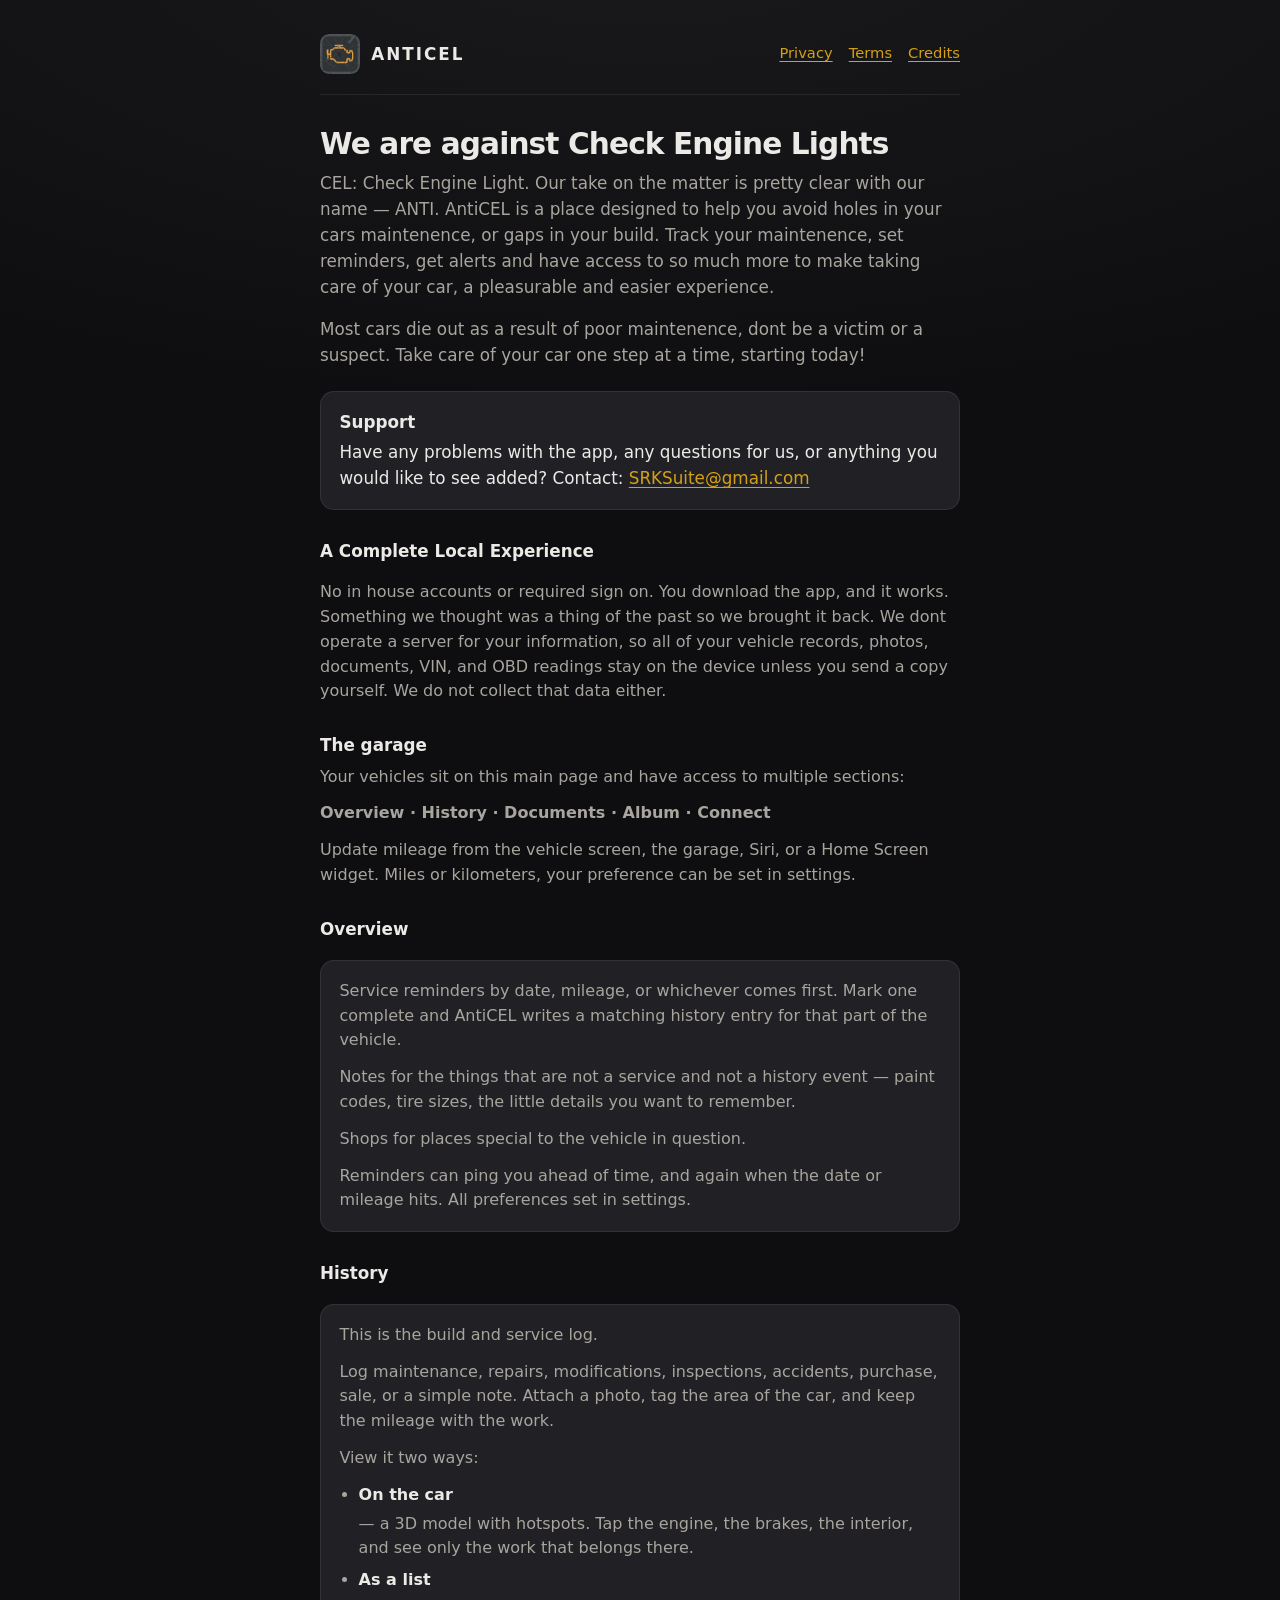
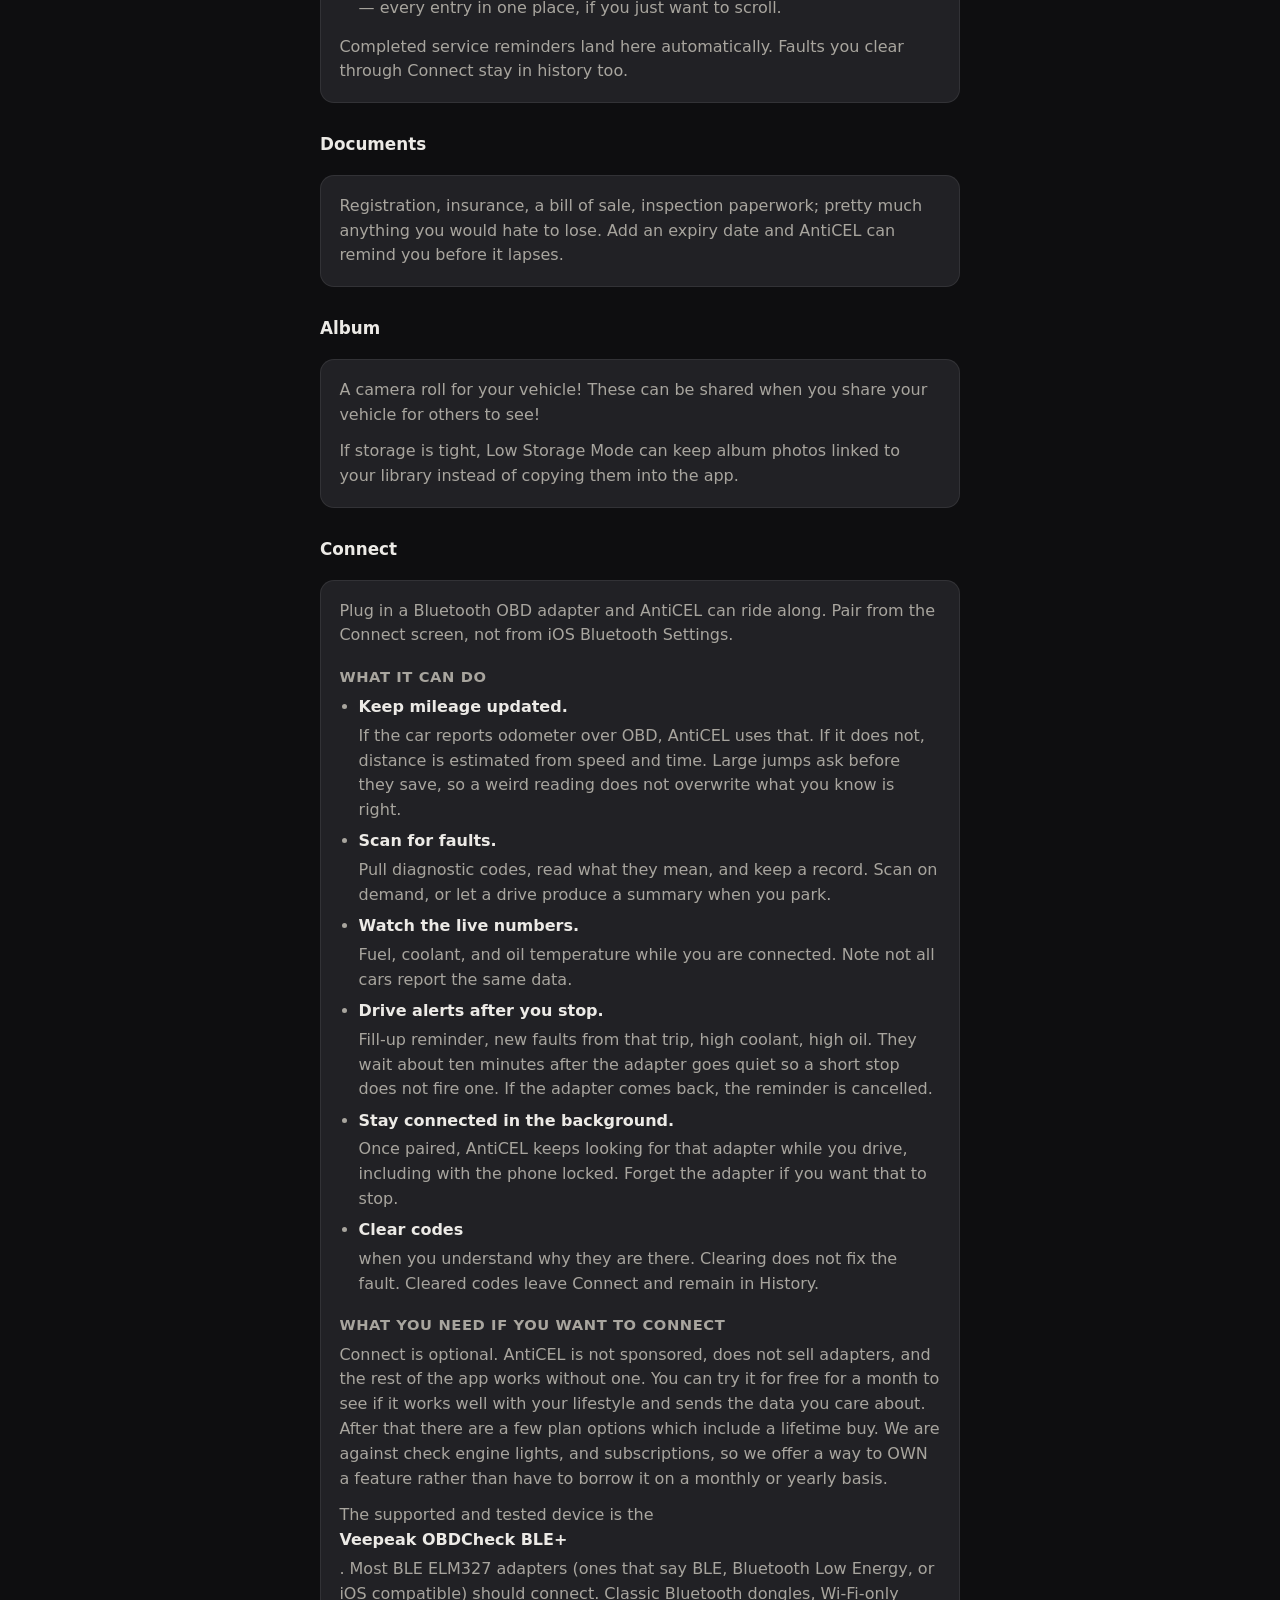
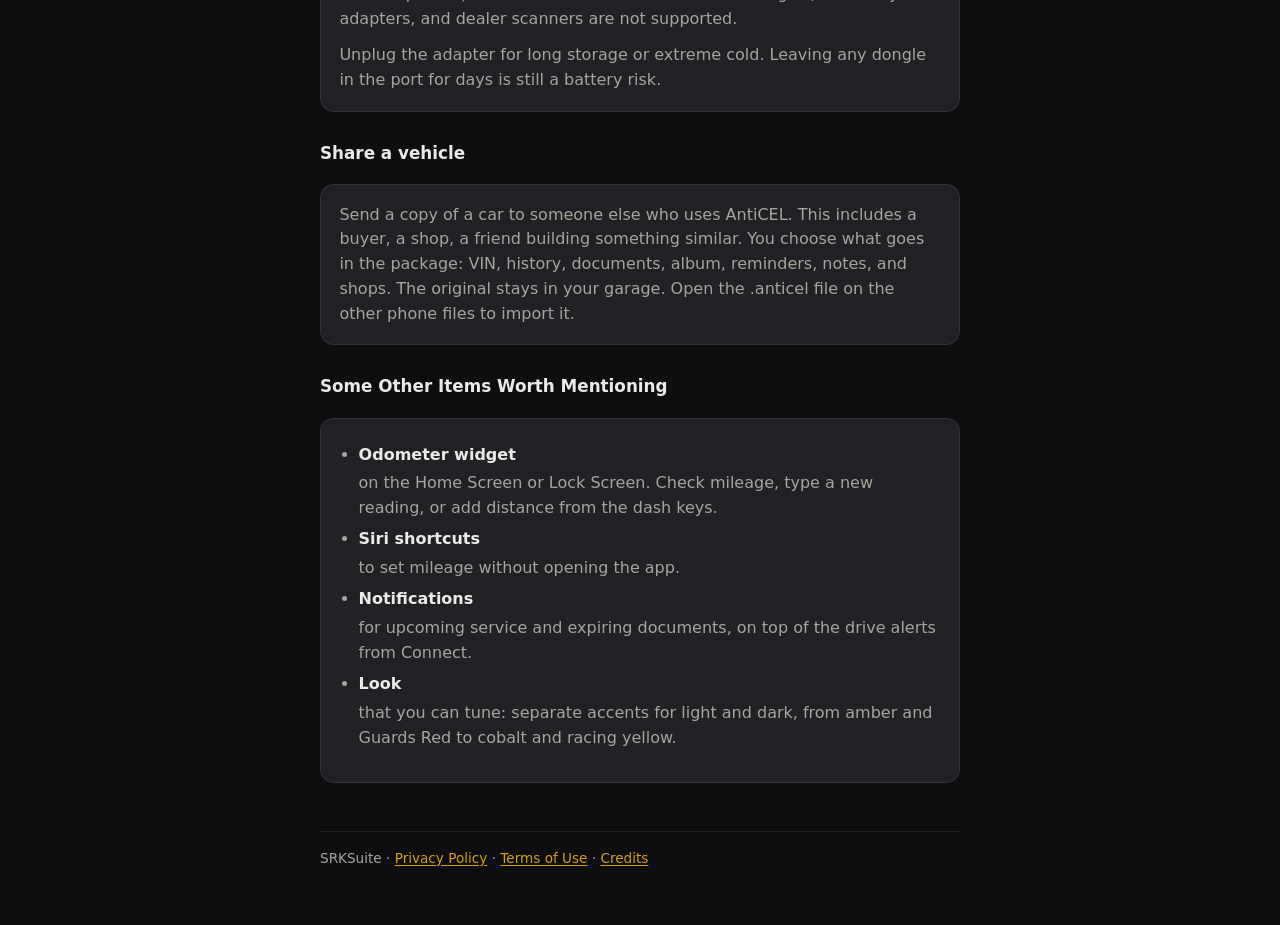
<file: docs/index.html>
<!DOCTYPE html>
<html lang="en">
<head>
  <meta charset="utf-8">
  <meta name="viewport" content="width=device-width, initial-scale=1">
  <title>AntiCEL</title>
  <meta name="description" content="We are against Check Engine Lights. AntiCEL helps you track vehicle maintenance, builds, documents, and optional OBD — on your device.">
  <link rel="icon" href="app-icon.png">
  <link rel="stylesheet" href="styles.css">
</head>
<body>
  <div class="wrap">
    <header class="site">
      <a class="brand" href="index.html">
        <img src="app-icon.png" alt="">
        <strong>AntiCEL</strong>
      </a>
      <nav>
        <a href="privacy.html">Privacy</a>
        <a href="terms.html">Terms</a>
        <a href="credits.html">Credits</a>
      </nav>
    </header>

    <h1>We are against Check Engine Lights</h1>
    <p class="lede">CEL: Check Engine Light. Our take on the matter is pretty clear with our name — ANTI. AntiCEL is a place designed to help you avoid holes in your cars maintenence, or gaps in your build. Track your maintenence, set reminders, get alerts and have access to so much more to make taking care of your car, a pleasurable and easier experience.</p>
    <p class="lede">Most cars die out as a result of poor maintenence, dont be a victim or a suspect. Take care of your car one step at a time, starting today!</p>

    <div class="panel contact">
      <strong>Support</strong>
      Have any problems with the app, any questions for us, or anything you would like to see added? Contact: <a href="mailto:SRKSuite@gmail.com">SRKSuite@gmail.com</a>
    </div>

    <h2>A Complete Local Experience</h2>
    <p class="muted">No in house accounts or required sign on. You download the app, and it works. Something we thought was a thing of the past so we brought it back. We dont operate a server for your information, so all of your vehicle records, photos, documents, VIN, and OBD readings stay on the device unless you send a copy yourself. We do not collect that data either.</p>

    <div class="feature">
      <h2>The garage</h2>
      <p>Your vehicles sit on this main page and have access to multiple sections:</p>
      <p class="sections">Overview · History · Documents · Album · Connect</p>
      <p>Update mileage from the vehicle screen, the garage, Siri, or a Home Screen widget. Miles or kilometers, your preference can be set in settings.</p>

      <h2>Overview</h2>
      <div class="panel">
        <p>Service reminders by date, mileage, or whichever comes first. Mark one complete and AntiCEL writes a matching history entry for that part of the vehicle.</p>
        <p>Notes for the things that are not a service and not a history event — paint codes, tire sizes, the little details you want to remember.</p>
        <p>Shops for places special to the vehicle in question.</p>
        <p>Reminders can ping you ahead of time, and again when the date or mileage hits. All preferences set in settings.</p>
      </div>

      <h2>History</h2>
      <div class="panel">
        <p>This is the build and service log.</p>
        <p>Log maintenance, repairs, modifications, inspections, accidents, purchase, sale, or a simple note. Attach a photo, tag the area of the car, and keep the mileage with the work.</p>
        <p>View it two ways:</p>
        <ul>
          <li><strong>On the car</strong> — a 3D model with hotspots. Tap the engine, the brakes, the interior, and see only the work that belongs there.</li>
          <li><strong>As a list</strong> — every entry in one place, if you just want to scroll.</li>
        </ul>
        <p>Completed service reminders land here automatically. Faults you clear through Connect stay in history too.</p>
      </div>

      <h2>Documents</h2>
      <div class="panel">
        <p>Registration, insurance, a bill of sale, inspection paperwork; pretty much anything you would hate to lose. Add an expiry date and AntiCEL can remind you before it lapses.</p>
      </div>

      <h2>Album</h2>
      <div class="panel">
        <p>A camera roll for your vehicle! These can be shared when you share your vehicle for others to see!</p>
        <p>If storage is tight, Low Storage Mode can keep album photos linked to your library instead of copying them into the app.</p>
      </div>

      <h2>Connect</h2>
      <div class="panel">
        <p>Plug in a Bluetooth OBD adapter and AntiCEL can ride along. Pair from the Connect screen, not from iOS Bluetooth Settings.</p>
        <h3>What it can do</h3>
        <ul>
          <li><strong>Keep mileage updated.</strong> If the car reports odometer over OBD, AntiCEL uses that. If it does not, distance is estimated from speed and time. Large jumps ask before they save, so a weird reading does not overwrite what you know is right.</li>
          <li><strong>Scan for faults.</strong> Pull diagnostic codes, read what they mean, and keep a record. Scan on demand, or let a drive produce a summary when you park.</li>
          <li><strong>Watch the live numbers.</strong> Fuel, coolant, and oil temperature while you are connected. Note not all cars report the same data.</li>
          <li><strong>Drive alerts after you stop.</strong> Fill-up reminder, new faults from that trip, high coolant, high oil. They wait about ten minutes after the adapter goes quiet so a short stop does not fire one. If the adapter comes back, the reminder is cancelled.</li>
          <li><strong>Stay connected in the background.</strong> Once paired, AntiCEL keeps looking for that adapter while you drive, including with the phone locked. Forget the adapter if you want that to stop.</li>
          <li><strong>Clear codes</strong> when you understand why they are there. Clearing does not fix the fault. Cleared codes leave Connect and remain in History.</li>
        </ul>
        <h3>What you need if you want to connect</h3>
        <p>Connect is optional. AntiCEL is not sponsored, does not sell adapters, and the rest of the app works without one. You can try it for free for a month to see if it works well with your lifestyle and sends the data you care about. After that there are a few plan options which include a lifetime buy. We are against check engine lights, and subscriptions, so we offer a way to OWN a feature rather than have to borrow it on a monthly or yearly basis.</p>
        <p>The supported and tested device is the <strong>Veepeak OBDCheck BLE+</strong>. Most BLE ELM327 adapters (ones that say BLE, Bluetooth Low Energy, or iOS compatible) should connect. Classic Bluetooth dongles, Wi-Fi-only adapters, and dealer scanners are not supported.</p>
        <p>Unplug the adapter for long storage or extreme cold. Leaving any dongle in the port for days is still a battery risk.</p>
      </div>

      <h2>Share a vehicle</h2>
      <div class="panel">
        <p>Send a copy of a car to someone else who uses AntiCEL. This includes a buyer, a shop, a friend building something similar. You choose what goes in the package: VIN, history, documents, album, reminders, notes, and shops. The original stays in your garage. Open the .anticel file on the other phone files to import it.</p>
      </div>

      <h2>Some Other Items Worth Mentioning</h2>
      <div class="panel">
        <ul>
          <li><strong>Odometer widget</strong> on the Home Screen or Lock Screen. Check mileage, type a new reading, or add distance from the dash keys.</li>
          <li><strong>Siri shortcuts</strong> to set mileage without opening the app.</li>
          <li><strong>Notifications</strong> for upcoming service and expiring documents, on top of the drive alerts from Connect.</li>
          <li><strong>Look</strong> that you can tune: separate accents for light and dark, from amber and Guards Red to cobalt and racing yellow.</li>
        </ul>
      </div>
    </div>

    <footer>
      SRKSuite · <a href="privacy.html">Privacy Policy</a> · <a href="terms.html">Terms of Use</a> · <a href="credits.html">Credits</a>
    </footer>
  </div>
</body>
</html>
</file>
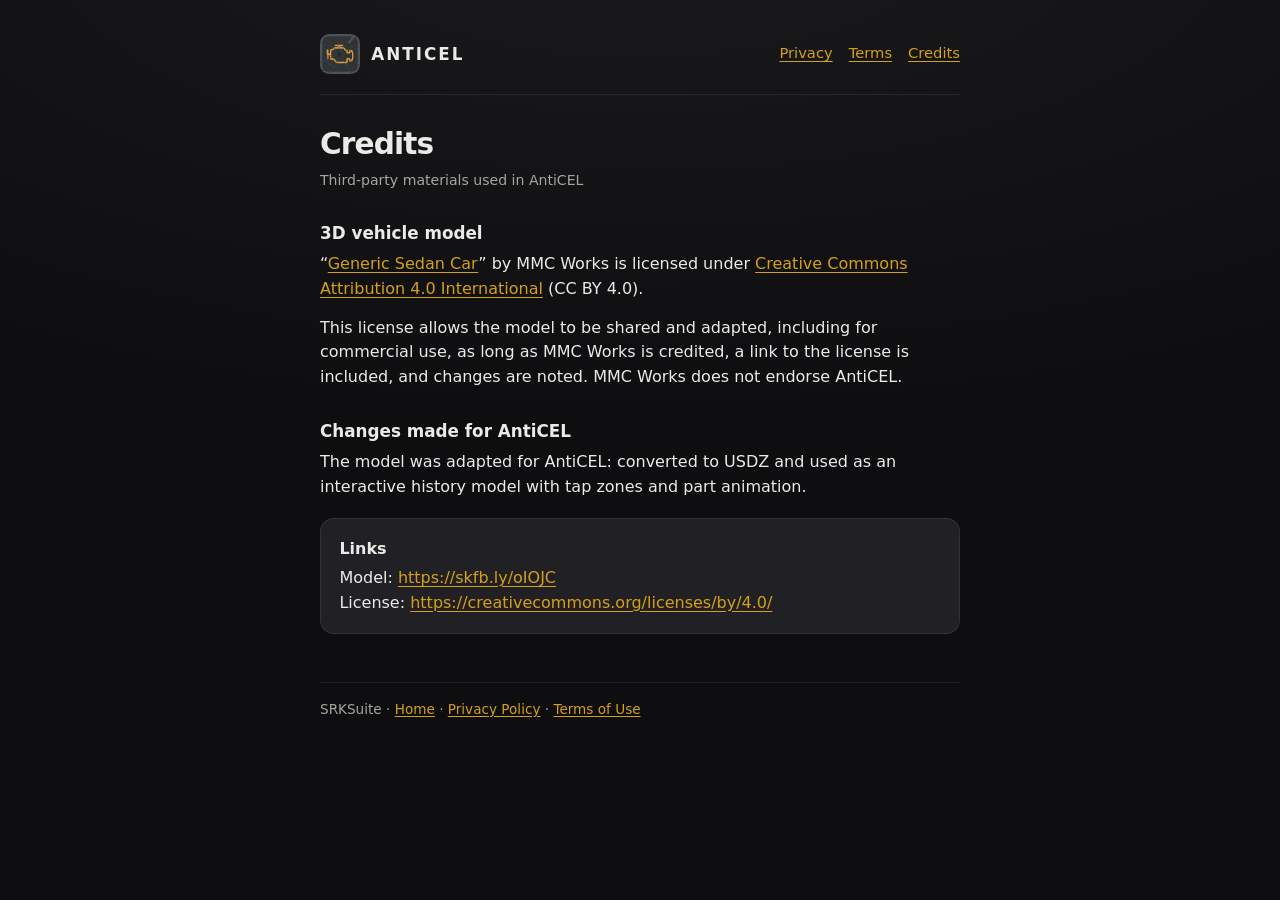
<file: docs/credits.html>
<!DOCTYPE html>
<html lang="en">
<head>
  <meta charset="utf-8">
  <meta name="viewport" content="width=device-width, initial-scale=1">
  <title>Credits · AntiCEL</title>
  <meta name="description" content="Credits for the 3D vehicle model used in AntiCEL, including CC BY 4.0 attribution for MMC Works.">
  <link rel="icon" href="app-icon.png">
  <link rel="stylesheet" href="styles.css">
</head>
<body>
  <div class="wrap">
    <header class="site">
      <a class="brand" href="index.html">
        <img src="app-icon.png" alt="">
        <strong>AntiCEL</strong>
      </a>
      <nav>
        <a href="privacy.html">Privacy</a>
        <a href="terms.html">Terms</a>
        <a href="credits.html">Credits</a>
      </nav>
    </header>

    <article class="doc">
      <h1>Credits</h1>
      <p class="date">Third-party materials used in AntiCEL</p>

      <h2>3D vehicle model</h2>
      <p>“<a href="https://skfb.ly/oIOJC">Generic Sedan Car</a>” by MMC Works is licensed under <a href="https://creativecommons.org/licenses/by/4.0/">Creative Commons Attribution 4.0 International</a> (CC BY 4.0).</p>
      <p>This license allows the model to be shared and adapted, including for commercial use, as long as MMC Works is credited, a link to the license is included, and changes are noted. MMC Works does not endorse AntiCEL.</p>

      <h2>Changes made for AntiCEL</h2>
      <p>The model was adapted for AntiCEL: converted to USDZ and used as an interactive history model with tap zones and part animation.</p>

      <div class="panel">
        <strong>Links</strong>
        Model: <a href="https://skfb.ly/oIOJC">https://skfb.ly/oIOJC</a><br>
        License: <a href="https://creativecommons.org/licenses/by/4.0/">https://creativecommons.org/licenses/by/4.0/</a>
      </div>
    </article>

    <footer>
      SRKSuite · <a href="index.html">Home</a> · <a href="privacy.html">Privacy Policy</a> · <a href="terms.html">Terms of Use</a>
    </footer>
  </div>
</body>
</html>
</file>
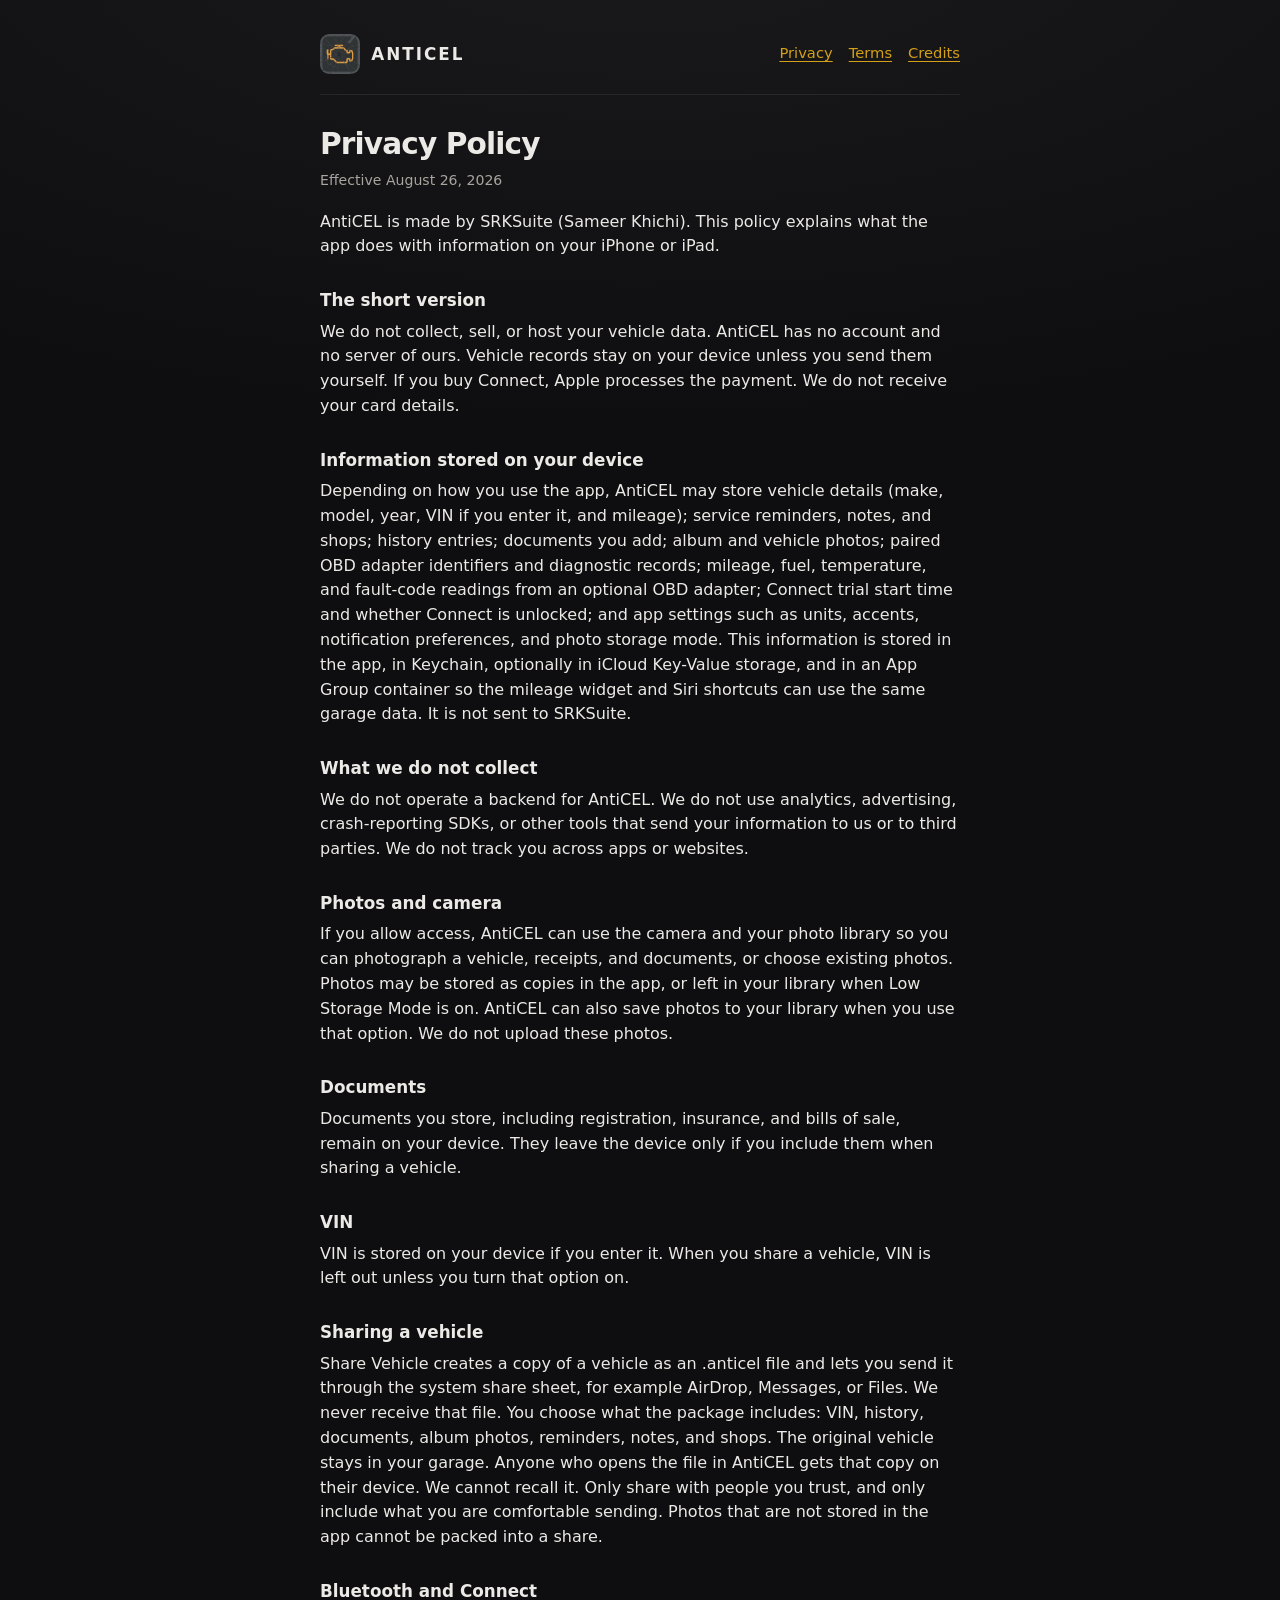
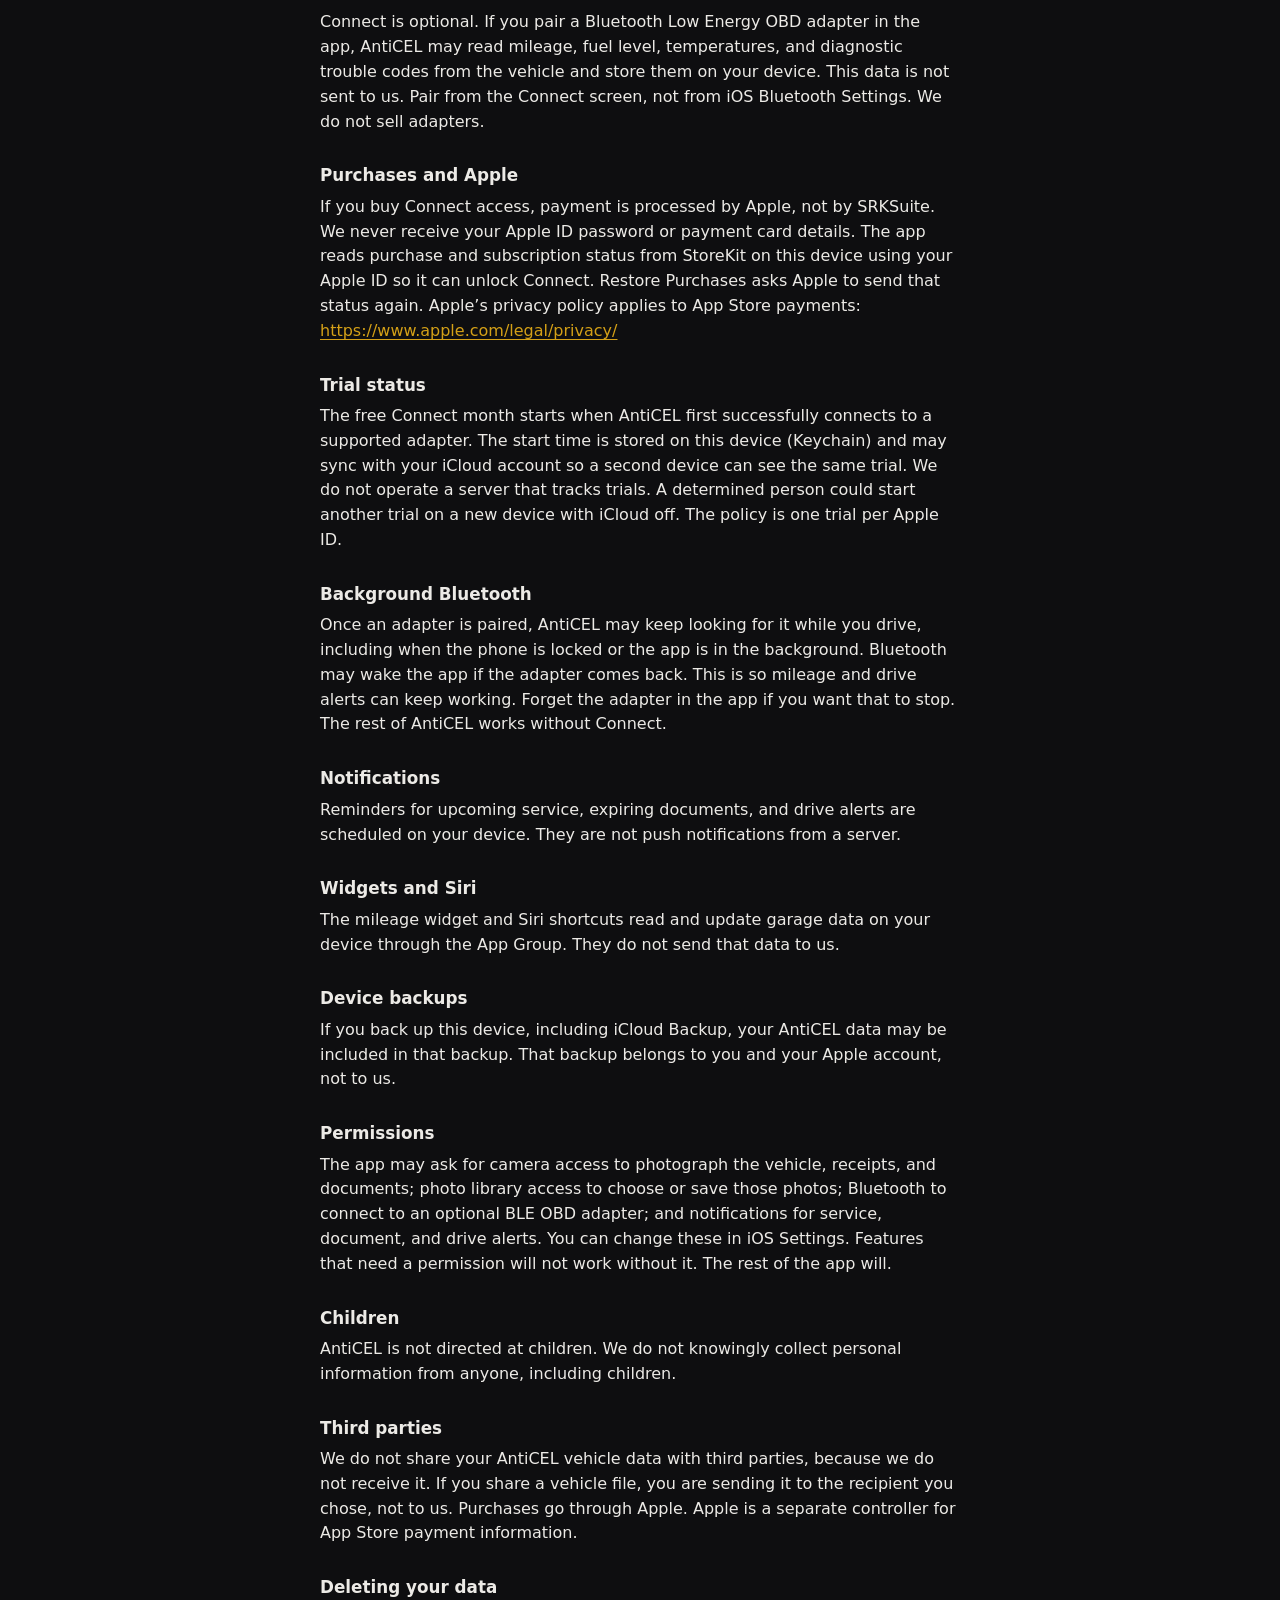
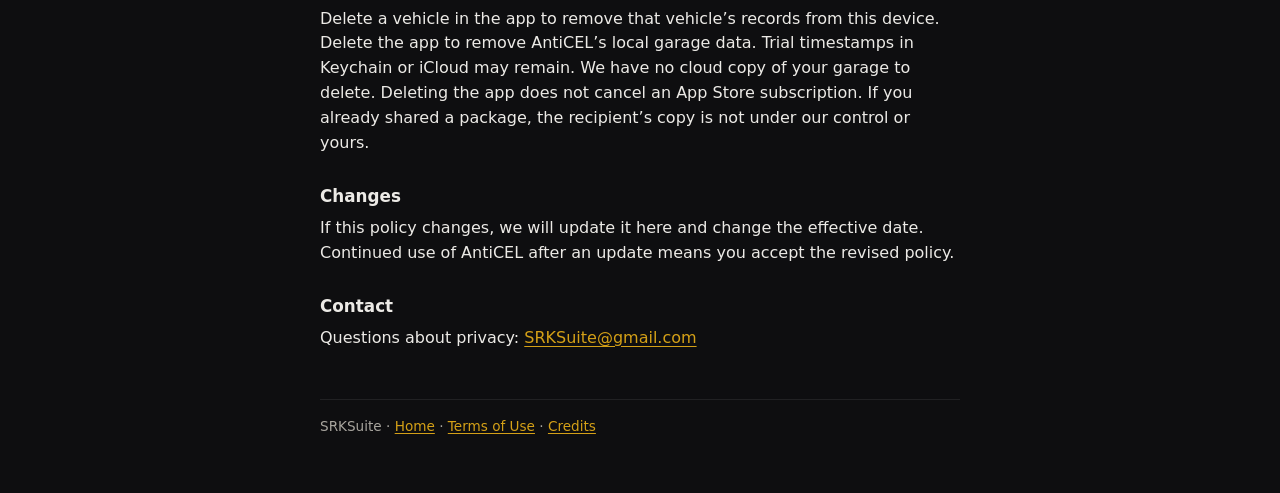
<file: docs/privacy.html>
<!DOCTYPE html>
<html lang="en">
<head>
  <meta charset="utf-8">
  <meta name="viewport" content="width=device-width, initial-scale=1">
  <title>Privacy Policy · AntiCEL</title>
  <meta name="description" content="AntiCEL privacy policy. We do not collect, sell, or host your vehicle data. Apple processes Connect purchases.">
  <link rel="icon" href="app-icon.png">
  <link rel="stylesheet" href="styles.css">
</head>
<body>
  <div class="wrap">
    <header class="site">
      <a class="brand" href="index.html">
        <img src="app-icon.png" alt="">
        <strong>AntiCEL</strong>
      </a>
      <nav>
        <a href="privacy.html">Privacy</a>
        <a href="terms.html">Terms</a>
        <a href="credits.html">Credits</a>
      </nav>
    </header>

    <article class="doc">
      <h1>Privacy Policy</h1>
      <p class="date">Effective August 26, 2026</p>
      <p>AntiCEL is made by SRKSuite (Sameer Khichi). This policy explains what the app does with information on your iPhone or iPad.</p>

      <h2>The short version</h2>
      <p>We do not collect, sell, or host your vehicle data. AntiCEL has no account and no server of ours. Vehicle records stay on your device unless you send them yourself. If you buy Connect, Apple processes the payment. We do not receive your card details.</p>

      <h2>Information stored on your device</h2>
      <p>Depending on how you use the app, AntiCEL may store vehicle details (make, model, year, VIN if you enter it, and mileage); service reminders, notes, and shops; history entries; documents you add; album and vehicle photos; paired OBD adapter identifiers and diagnostic records; mileage, fuel, temperature, and fault-code readings from an optional OBD adapter; Connect trial start time and whether Connect is unlocked; and app settings such as units, accents, notification preferences, and photo storage mode. This information is stored in the app, in Keychain, optionally in iCloud Key-Value storage, and in an App Group container so the mileage widget and Siri shortcuts can use the same garage data. It is not sent to SRKSuite.</p>

      <h2>What we do not collect</h2>
      <p>We do not operate a backend for AntiCEL. We do not use analytics, advertising, crash-reporting SDKs, or other tools that send your information to us or to third parties. We do not track you across apps or websites.</p>

      <h2>Photos and camera</h2>
      <p>If you allow access, AntiCEL can use the camera and your photo library so you can photograph a vehicle, receipts, and documents, or choose existing photos. Photos may be stored as copies in the app, or left in your library when Low Storage Mode is on. AntiCEL can also save photos to your library when you use that option. We do not upload these photos.</p>

      <h2>Documents</h2>
      <p>Documents you store, including registration, insurance, and bills of sale, remain on your device. They leave the device only if you include them when sharing a vehicle.</p>

      <h2>VIN</h2>
      <p>VIN is stored on your device if you enter it. When you share a vehicle, VIN is left out unless you turn that option on.</p>

      <h2>Sharing a vehicle</h2>
      <p>Share Vehicle creates a copy of a vehicle as an .anticel file and lets you send it through the system share sheet, for example AirDrop, Messages, or Files. We never receive that file. You choose what the package includes: VIN, history, documents, album photos, reminders, notes, and shops. The original vehicle stays in your garage. Anyone who opens the file in AntiCEL gets that copy on their device. We cannot recall it. Only share with people you trust, and only include what you are comfortable sending. Photos that are not stored in the app cannot be packed into a share.</p>

      <h2>Bluetooth and Connect</h2>
      <p>Connect is optional. If you pair a Bluetooth Low Energy OBD adapter in the app, AntiCEL may read mileage, fuel level, temperatures, and diagnostic trouble codes from the vehicle and store them on your device. This data is not sent to us. Pair from the Connect screen, not from iOS Bluetooth Settings. We do not sell adapters.</p>

      <h2>Purchases and Apple</h2>
      <p>If you buy Connect access, payment is processed by Apple, not by SRKSuite. We never receive your Apple ID password or payment card details. The app reads purchase and subscription status from StoreKit on this device using your Apple ID so it can unlock Connect. Restore Purchases asks Apple to send that status again. Apple’s privacy policy applies to App Store payments: <a href="https://www.apple.com/legal/privacy/">https://www.apple.com/legal/privacy/</a></p>

      <h2>Trial status</h2>
      <p>The free Connect month starts when AntiCEL first successfully connects to a supported adapter. The start time is stored on this device (Keychain) and may sync with your iCloud account so a second device can see the same trial. We do not operate a server that tracks trials. A determined person could start another trial on a new device with iCloud off. The policy is one trial per Apple ID.</p>

      <h2>Background Bluetooth</h2>
      <p>Once an adapter is paired, AntiCEL may keep looking for it while you drive, including when the phone is locked or the app is in the background. Bluetooth may wake the app if the adapter comes back. This is so mileage and drive alerts can keep working. Forget the adapter in the app if you want that to stop. The rest of AntiCEL works without Connect.</p>

      <h2>Notifications</h2>
      <p>Reminders for upcoming service, expiring documents, and drive alerts are scheduled on your device. They are not push notifications from a server.</p>

      <h2>Widgets and Siri</h2>
      <p>The mileage widget and Siri shortcuts read and update garage data on your device through the App Group. They do not send that data to us.</p>

      <h2>Device backups</h2>
      <p>If you back up this device, including iCloud Backup, your AntiCEL data may be included in that backup. That backup belongs to you and your Apple account, not to us.</p>

      <h2>Permissions</h2>
      <p>The app may ask for camera access to photograph the vehicle, receipts, and documents; photo library access to choose or save those photos; Bluetooth to connect to an optional BLE OBD adapter; and notifications for service, document, and drive alerts. You can change these in iOS Settings. Features that need a permission will not work without it. The rest of the app will.</p>

      <h2>Children</h2>
      <p>AntiCEL is not directed at children. We do not knowingly collect personal information from anyone, including children.</p>

      <h2>Third parties</h2>
      <p>We do not share your AntiCEL vehicle data with third parties, because we do not receive it. If you share a vehicle file, you are sending it to the recipient you chose, not to us. Purchases go through Apple. Apple is a separate controller for App Store payment information.</p>

      <h2>Deleting your data</h2>
      <p>Delete a vehicle in the app to remove that vehicle’s records from this device. Delete the app to remove AntiCEL’s local garage data. Trial timestamps in Keychain or iCloud may remain. We have no cloud copy of your garage to delete. Deleting the app does not cancel an App Store subscription. If you already shared a package, the recipient’s copy is not under our control or yours.</p>

      <h2>Changes</h2>
      <p>If this policy changes, we will update it here and change the effective date. Continued use of AntiCEL after an update means you accept the revised policy.</p>

      <h2>Contact</h2>
      <p>Questions about privacy: <a href="mailto:SRKSuite@gmail.com">SRKSuite@gmail.com</a></p>
    </article>

    <footer>
      SRKSuite · <a href="index.html">Home</a> · <a href="terms.html">Terms of Use</a> · <a href="credits.html">Credits</a>
    </footer>
  </div>
</body>
</html>
</file>
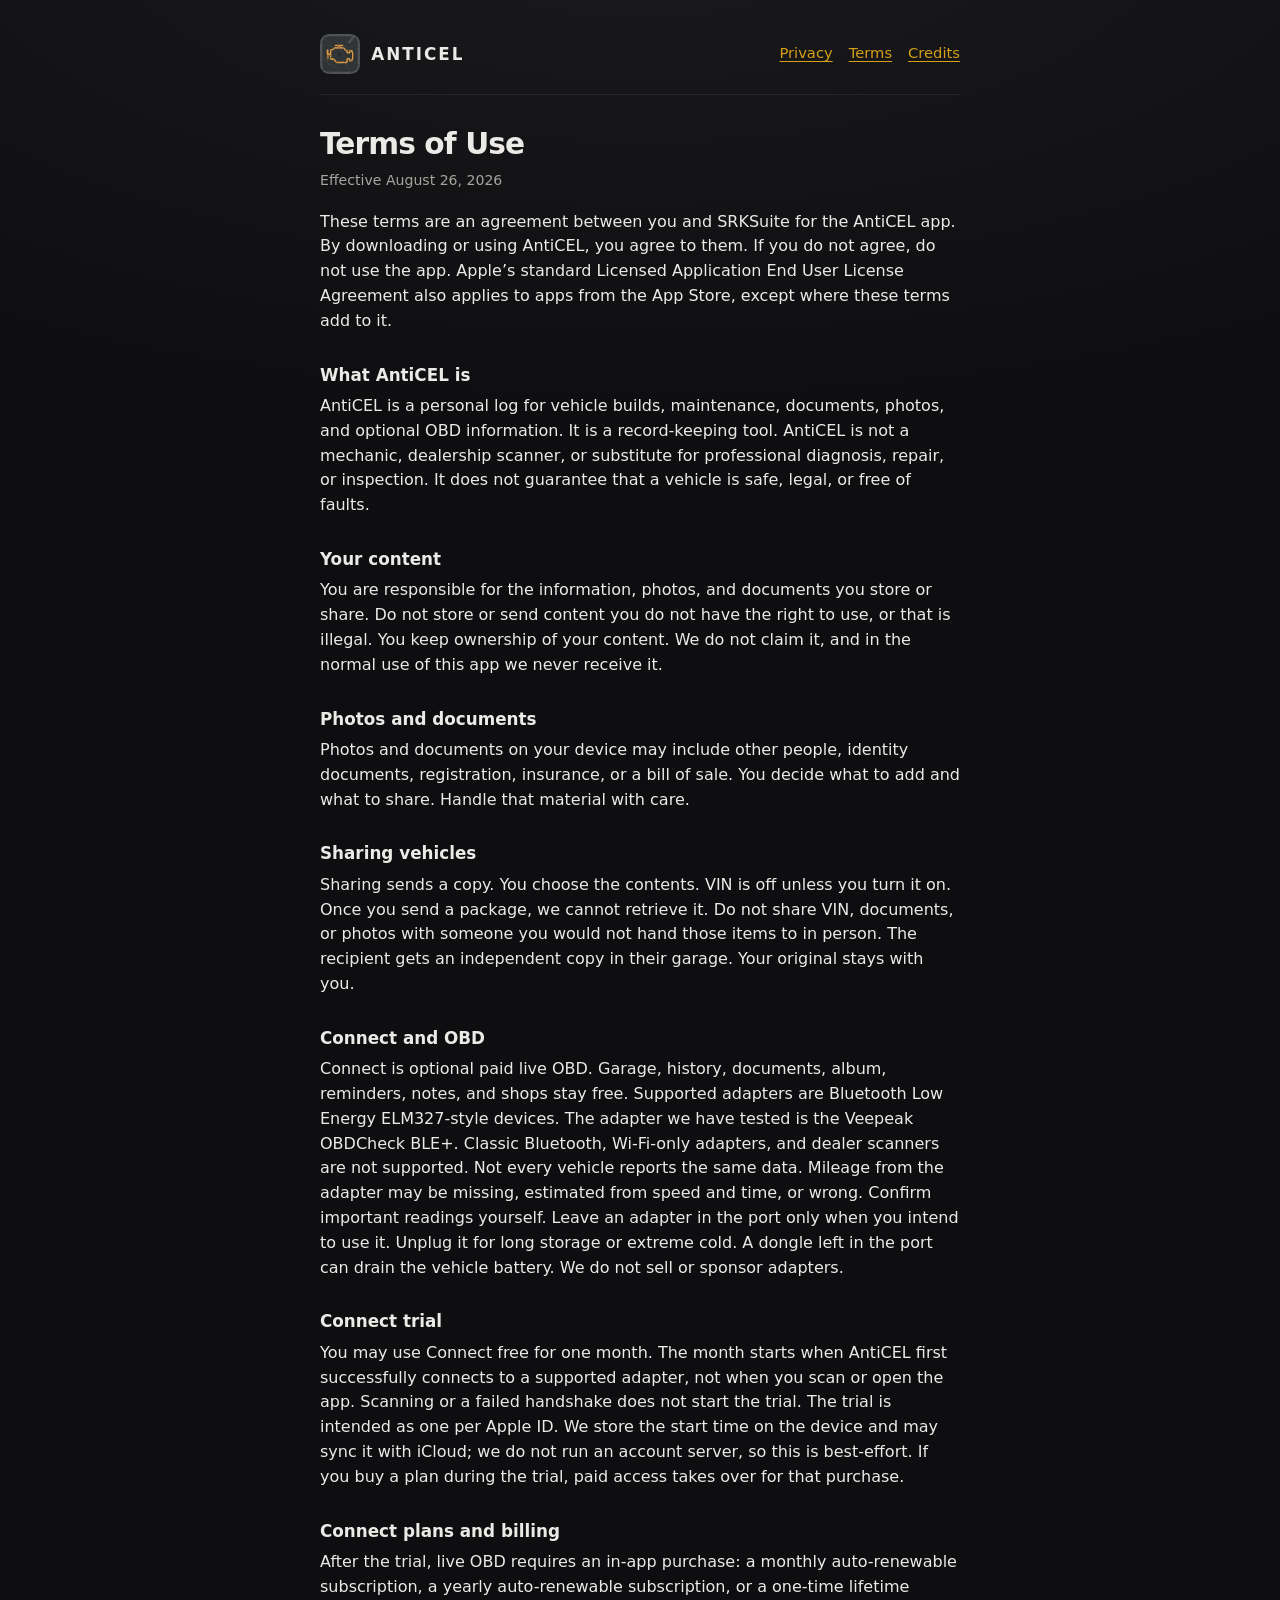
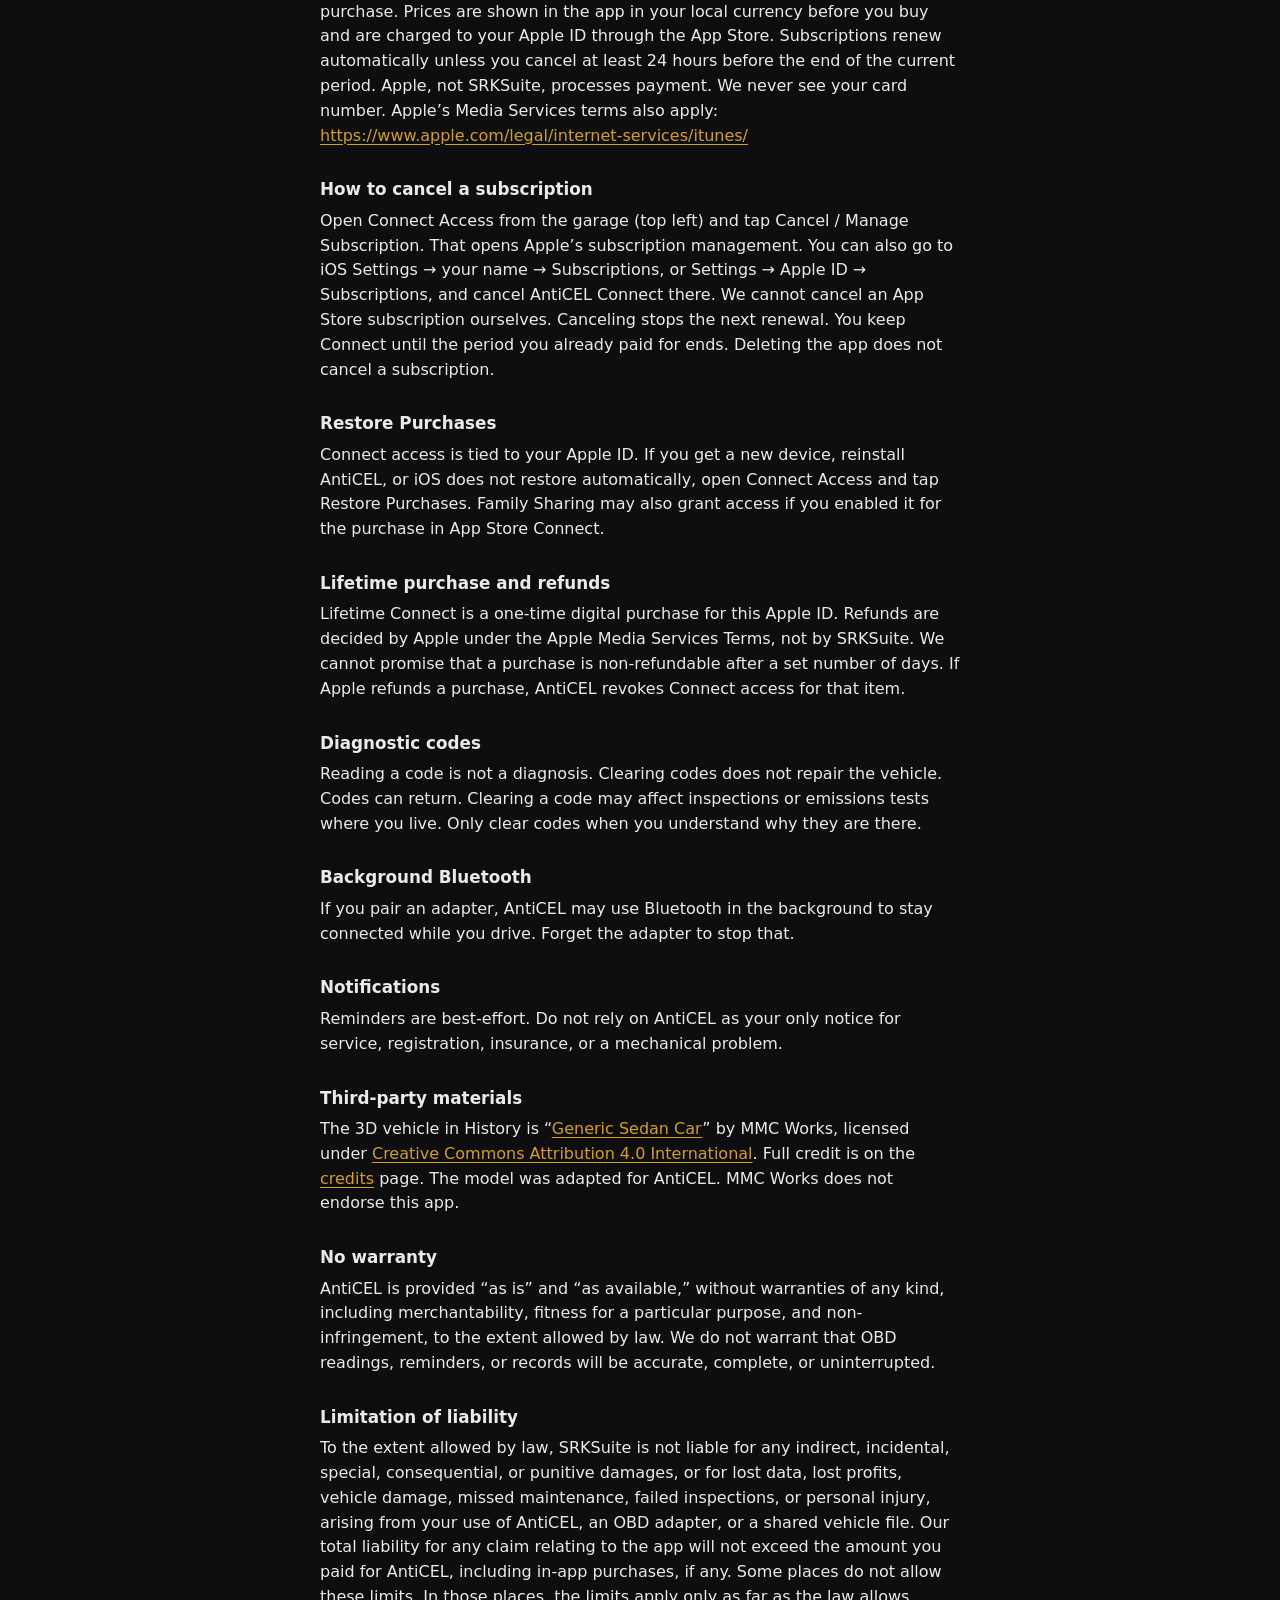
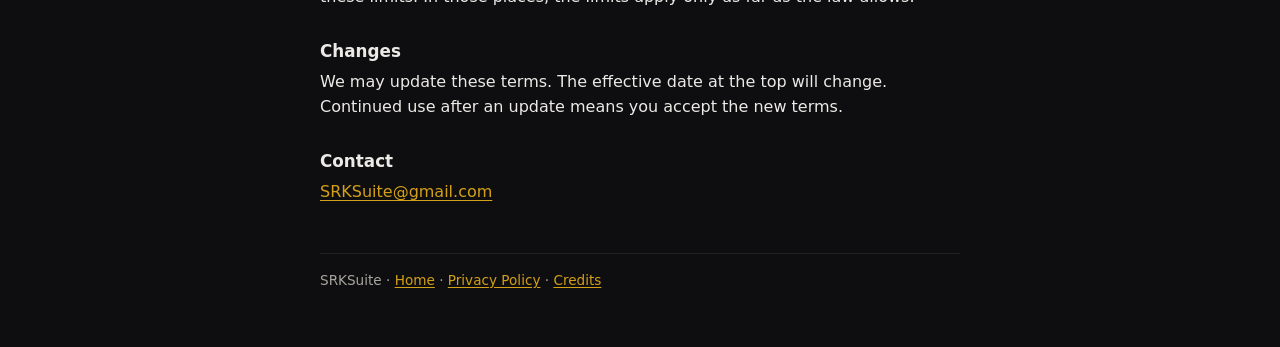
<file: docs/terms.html>
<!DOCTYPE html>
<html lang="en">
<head>
  <meta charset="utf-8">
  <meta name="viewport" content="width=device-width, initial-scale=1">
  <title>Terms of Use · AntiCEL</title>
  <meta name="description" content="AntiCEL terms of use, including Connect plans, cancellation, sharing, photos, documents, and optional Bluetooth OBD.">
  <link rel="icon" href="app-icon.png">
  <link rel="stylesheet" href="styles.css">
</head>
<body>
  <div class="wrap">
    <header class="site">
      <a class="brand" href="index.html">
        <img src="app-icon.png" alt="">
        <strong>AntiCEL</strong>
      </a>
      <nav>
        <a href="privacy.html">Privacy</a>
        <a href="terms.html">Terms</a>
        <a href="credits.html">Credits</a>
      </nav>
    </header>

    <article class="doc">
      <h1>Terms of Use</h1>
      <p class="date">Effective August 26, 2026</p>
      <p>These terms are an agreement between you and SRKSuite for the AntiCEL app. By downloading or using AntiCEL, you agree to them. If you do not agree, do not use the app. Apple’s standard Licensed Application End User License Agreement also applies to apps from the App Store, except where these terms add to it.</p>

      <h2>What AntiCEL is</h2>
      <p>AntiCEL is a personal log for vehicle builds, maintenance, documents, photos, and optional OBD information. It is a record-keeping tool. AntiCEL is not a mechanic, dealership scanner, or substitute for professional diagnosis, repair, or inspection. It does not guarantee that a vehicle is safe, legal, or free of faults.</p>

      <h2>Your content</h2>
      <p>You are responsible for the information, photos, and documents you store or share. Do not store or send content you do not have the right to use, or that is illegal. You keep ownership of your content. We do not claim it, and in the normal use of this app we never receive it.</p>

      <h2>Photos and documents</h2>
      <p>Photos and documents on your device may include other people, identity documents, registration, insurance, or a bill of sale. You decide what to add and what to share. Handle that material with care.</p>

      <h2>Sharing vehicles</h2>
      <p>Sharing sends a copy. You choose the contents. VIN is off unless you turn it on. Once you send a package, we cannot retrieve it. Do not share VIN, documents, or photos with someone you would not hand those items to in person. The recipient gets an independent copy in their garage. Your original stays with you.</p>

      <h2>Connect and OBD</h2>
      <p>Connect is optional paid live OBD. Garage, history, documents, album, reminders, notes, and shops stay free. Supported adapters are Bluetooth Low Energy ELM327-style devices. The adapter we have tested is the Veepeak OBDCheck BLE+. Classic Bluetooth, Wi-Fi-only adapters, and dealer scanners are not supported. Not every vehicle reports the same data. Mileage from the adapter may be missing, estimated from speed and time, or wrong. Confirm important readings yourself. Leave an adapter in the port only when you intend to use it. Unplug it for long storage or extreme cold. A dongle left in the port can drain the vehicle battery. We do not sell or sponsor adapters.</p>

      <h2>Connect trial</h2>
      <p>You may use Connect free for one month. The month starts when AntiCEL first successfully connects to a supported adapter, not when you scan or open the app. Scanning or a failed handshake does not start the trial. The trial is intended as one per Apple ID. We store the start time on the device and may sync it with iCloud; we do not run an account server, so this is best-effort. If you buy a plan during the trial, paid access takes over for that purchase.</p>

      <h2>Connect plans and billing</h2>
      <p>After the trial, live OBD requires an in-app purchase: a monthly auto-renewable subscription, a yearly auto-renewable subscription, or a one-time lifetime purchase. Prices are shown in the app in your local currency before you buy and are charged to your Apple ID through the App Store. Subscriptions renew automatically unless you cancel at least 24 hours before the end of the current period. Apple, not SRKSuite, processes payment. We never see your card number. Apple’s Media Services terms also apply: <a href="https://www.apple.com/legal/internet-services/itunes/">https://www.apple.com/legal/internet-services/itunes/</a></p>

      <h2>How to cancel a subscription</h2>
      <p>Open Connect Access from the garage (top left) and tap Cancel / Manage Subscription. That opens Apple’s subscription management. You can also go to iOS Settings → your name → Subscriptions, or Settings → Apple ID → Subscriptions, and cancel AntiCEL Connect there. We cannot cancel an App Store subscription ourselves. Canceling stops the next renewal. You keep Connect until the period you already paid for ends. Deleting the app does not cancel a subscription.</p>

      <h2>Restore Purchases</h2>
      <p>Connect access is tied to your Apple ID. If you get a new device, reinstall AntiCEL, or iOS does not restore automatically, open Connect Access and tap Restore Purchases. Family Sharing may also grant access if you enabled it for the purchase in App Store Connect.</p>

      <h2>Lifetime purchase and refunds</h2>
      <p>Lifetime Connect is a one-time digital purchase for this Apple ID. Refunds are decided by Apple under the Apple Media Services Terms, not by SRKSuite. We cannot promise that a purchase is non-refundable after a set number of days. If Apple refunds a purchase, AntiCEL revokes Connect access for that item.</p>

      <h2>Diagnostic codes</h2>
      <p>Reading a code is not a diagnosis. Clearing codes does not repair the vehicle. Codes can return. Clearing a code may affect inspections or emissions tests where you live. Only clear codes when you understand why they are there.</p>

      <h2>Background Bluetooth</h2>
      <p>If you pair an adapter, AntiCEL may use Bluetooth in the background to stay connected while you drive. Forget the adapter to stop that.</p>

      <h2>Notifications</h2>
      <p>Reminders are best-effort. Do not rely on AntiCEL as your only notice for service, registration, insurance, or a mechanical problem.</p>

      <h2>Third-party materials</h2>
      <p>The 3D vehicle in History is “<a href="https://skfb.ly/oIOJC">Generic Sedan Car</a>” by MMC Works, licensed under <a href="https://creativecommons.org/licenses/by/4.0/">Creative Commons Attribution 4.0 International</a>. Full credit is on the <a href="credits.html">credits</a> page. The model was adapted for AntiCEL. MMC Works does not endorse this app.</p>

      <h2>No warranty</h2>
      <p>AntiCEL is provided “as is” and “as available,” without warranties of any kind, including merchantability, fitness for a particular purpose, and non-infringement, to the extent allowed by law. We do not warrant that OBD readings, reminders, or records will be accurate, complete, or uninterrupted.</p>

      <h2>Limitation of liability</h2>
      <p>To the extent allowed by law, SRKSuite is not liable for any indirect, incidental, special, consequential, or punitive damages, or for lost data, lost profits, vehicle damage, missed maintenance, failed inspections, or personal injury, arising from your use of AntiCEL, an OBD adapter, or a shared vehicle file. Our total liability for any claim relating to the app will not exceed the amount you paid for AntiCEL, including in-app purchases, if any. Some places do not allow these limits. In those places, the limits apply only as far as the law allows.</p>

      <h2>Changes</h2>
      <p>We may update these terms. The effective date at the top will change. Continued use after an update means you accept the new terms.</p>

      <h2>Contact</h2>
      <p><a href="mailto:SRKSuite@gmail.com">SRKSuite@gmail.com</a></p>
    </article>

    <footer>
      SRKSuite · <a href="index.html">Home</a> · <a href="privacy.html">Privacy Policy</a> · <a href="credits.html">Credits</a>
    </footer>
  </div>
</body>
</html>
</file>
<file: docs/styles.css>
:root {
  --canvas: #0e0e10;
  --canvas-top: #1a1a1c;
  --panel: #212125;
  --housing: #171719;
  --text: #eceae6;
  --muted: #a8a59e;
  --edge: rgba(255, 255, 255, 0.08);
  --accent: #d4a017;
  --max: 40rem;
}

* {
  box-sizing: border-box;
}

html {
  color-scheme: dark;
}

body {
  margin: 0;
  min-height: 100vh;
  font-family: "Segoe UI", system-ui, -apple-system, sans-serif;
  background:
    radial-gradient(1200px 500px at 50% -80px, var(--canvas-top), transparent),
    var(--canvas);
  color: var(--text);
  line-height: 1.55;
}

a {
  color: var(--accent);
  text-underline-offset: 0.18em;
}

a:hover {
  color: #f0c34a;
}

.wrap {
  width: min(var(--max), calc(100% - 2rem));
  margin: 0 auto;
  padding: 1.25rem 0 3.5rem;
}

header.site {
  display: flex;
  align-items: center;
  justify-content: space-between;
  gap: 1rem;
  padding: 0.85rem 0 1.25rem;
  border-bottom: 1px solid var(--edge);
  margin-bottom: 2rem;
}

.brand {
  display: flex;
  align-items: center;
  gap: 0.7rem;
  color: inherit;
  text-decoration: none;
}

.brand img {
  width: 40px;
  height: 40px;
  border-radius: 9px;
}

.brand strong {
  font-size: 1.05rem;
  letter-spacing: 0.12em;
  text-transform: uppercase;
}

nav {
  display: flex;
  gap: 1rem;
  font-size: 0.92rem;
}

h1 {
  font-size: 1.85rem;
  letter-spacing: -0.03em;
  line-height: 1.15;
  margin: 0 0 0.6rem;
}

h2 {
  font-size: 1.05rem;
  margin: 1.75rem 0 0.4rem;
}

h3 {
  font-size: 0.92rem;
  letter-spacing: 0.04em;
  text-transform: uppercase;
  color: var(--muted);
  margin: 1.1rem 0 0.35rem;
}

.lede,
.muted,
footer {
  color: var(--muted);
}

.lede {
  font-size: 1.05rem;
  margin: 0 0 1rem;
}

.lede + .lede {
  margin-bottom: 1.4rem;
}

.feature p {
  color: var(--muted);
  margin: 0 0 0.75rem;
}

.feature p:last-child {
  margin-bottom: 0;
}

.feature ul {
  margin: 0.15rem 0 0.85rem;
  padding-left: 1.2rem;
  color: var(--muted);
}

.feature li {
  margin: 0.4rem 0;
}

.sections {
  color: var(--text);
  font-weight: 600;
  margin: 0.35rem 0 0.85rem;
}

.panel {
  background: var(--panel);
  border: 1px solid var(--edge);
  border-radius: 14px;
  padding: 1.1rem 1.15rem;
  margin: 1.15rem 0;
}

.panel strong {
  display: block;
  margin-bottom: 0.25rem;
  color: var(--text);
}

.contact {
  font-size: 1.05rem;
}

.contact a {
  word-break: break-all;
}

footer {
  margin-top: 3rem;
  padding-top: 1rem;
  border-top: 1px solid var(--edge);
  font-size: 0.85rem;
}

.doc p {
  margin: 0 0 0.85rem;
}

.doc .date {
  font-size: 0.88rem;
  color: var(--muted);
  margin-bottom: 1.1rem;
}
</file>
